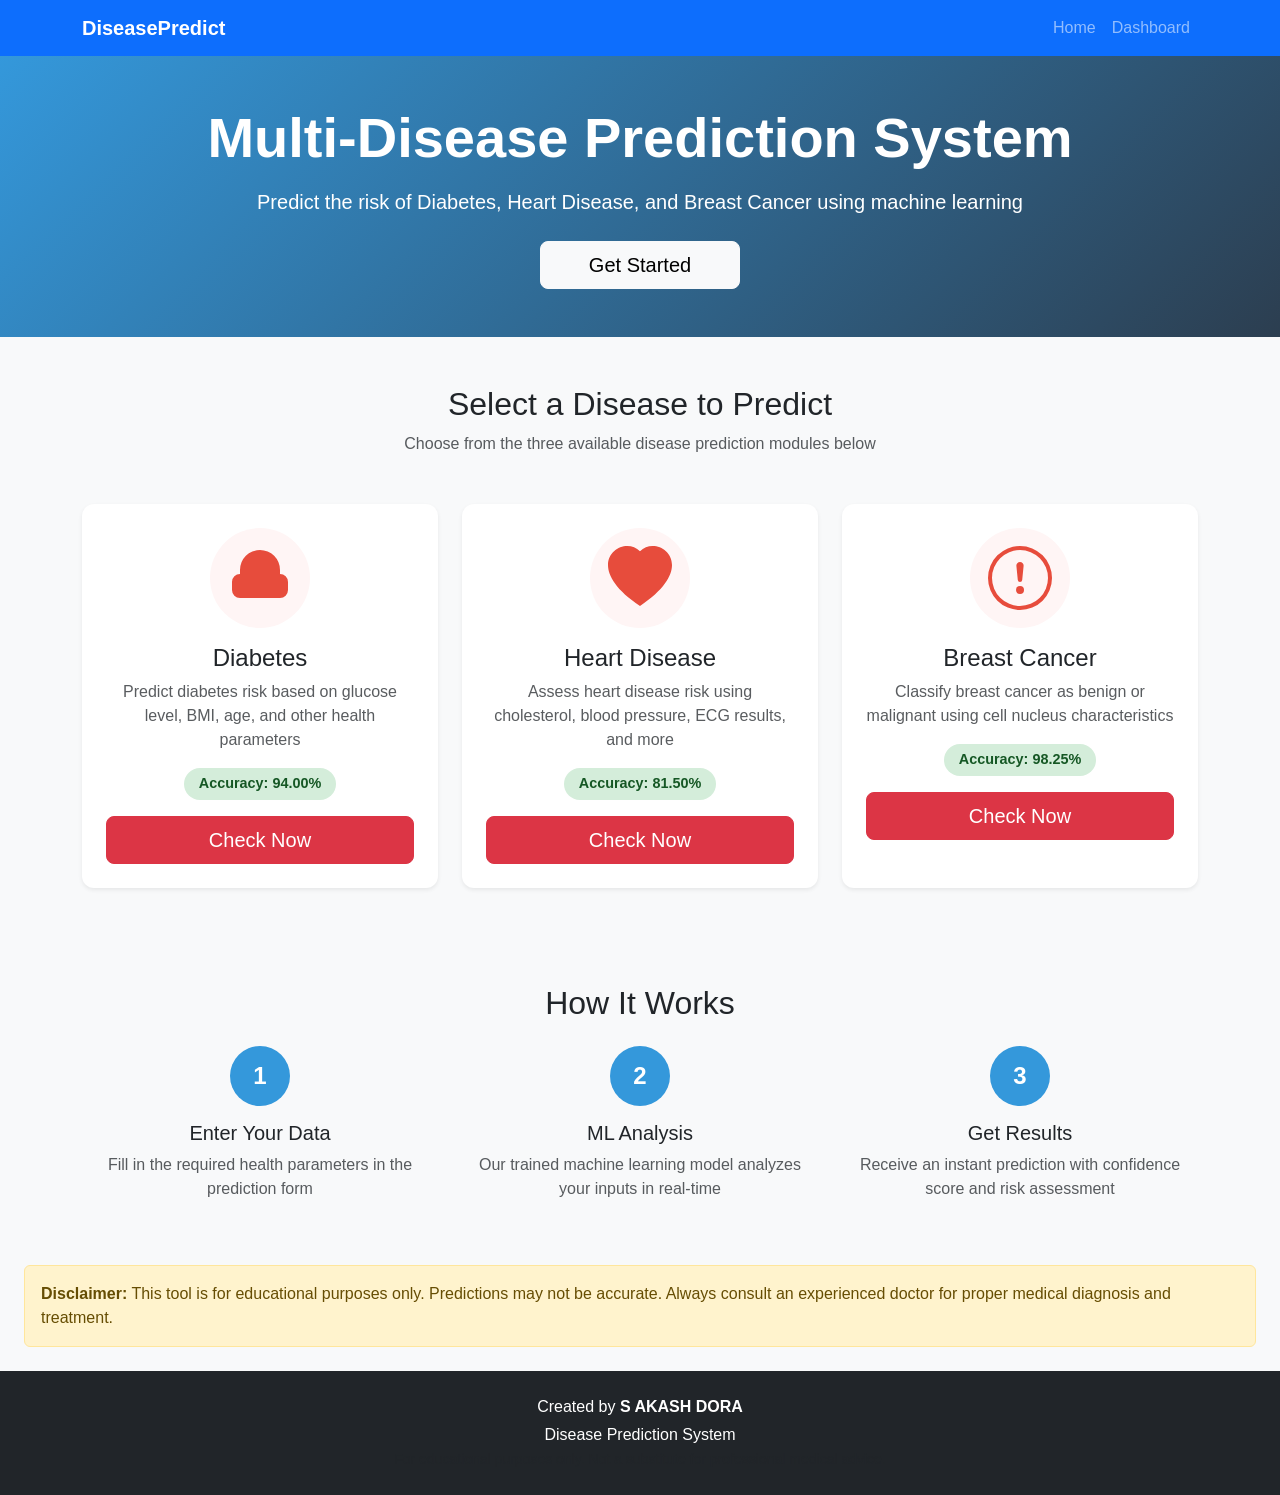
<file: templates/index.html>
<!DOCTYPE html>
<html lang="en">
<head>
    <meta charset="UTF-8">
    <meta name="viewport" content="width=device-width, initial-scale=1.0">
    <title>Disease Prediction System</title>
    <link href="https://cdn.jsdelivr.net/npm/bootstrap@5.3.0/dist/css/bootstrap.min.css" rel="stylesheet">
    <link rel="stylesheet" href="/static/css/style.css">
</head>
<body>
    <nav class="navbar navbar-expand-lg navbar-dark bg-primary">
        <div class="container">
            <a class="navbar-brand fw-bold" href="/">DiseasePredict</a>
            <button class="navbar-toggler" type="button" data-bs-toggle="collapse" data-bs-target="#navbarNav">
                <span class="navbar-toggler-icon"></span>
            </button>
            <div class="collapse navbar-collapse" id="navbarNav">
                <ul class="navbar-nav ms-auto">
                    <li class="nav-item"><a class="nav-link" href="/">Home</a></li>
                    <li class="nav-item"><a class="nav-link" href="/dashboard">Dashboard</a></li>
                </ul>
            </div>
        </div>
    </nav>

    <div class="hero-section text-center text-white py-5">
        <div class="container">
            <h1 class="display-4 fw-bold mb-3">Multi-Disease Prediction System</h1>
            <p class="lead mb-4">Predict the risk of Diabetes, Heart Disease, and Breast Cancer using machine learning</p>
            <a href="#diseases" class="btn btn-light btn-lg px-5">Get Started</a>
        </div>
    </div>

    <div class="container py-5" id="diseases">
        <h2 class="text-center mb-2">Select a Disease to Predict</h2>
        <p class="text-center text-muted mb-5">Choose from the three available disease prediction modules below</p>

        <div class="row g-4">
            <div class="col-md-4">
                <div class="card disease-card h-100 border-0 shadow-sm">
                    <div class="card-body text-center p-4">
                        <div class="disease-icon mb-3">
                            <svg xmlns="http://www.w3.org/2000/svg" width="64" height="64" fill="#e74c3c" viewBox="0 0 16 16">
                                <path d="M8 1a5 5 0 0 0-5 5v1a2 2 0 0 0-2 2v2a2 2 0 0 0 2 2h10a2 2 0 0 0 2-2V9a2 2 0 0 0-2-2V6a5 5 0 0 0-5-5zm3 6V6a3 3 0 1 0-6 0v1h6z"/>
                            </svg>
                        </div>
                        <h4 class="card-title">Diabetes</h4>
                        <p class="card-text text-muted">Predict diabetes risk based on glucose level, BMI, age, and other health parameters</p>
                        <div class="accuracy-badge mb-3">Accuracy: 94.00%</div>
                        <a href="/diabetes" class="btn btn-danger btn-lg w-100">Check Now</a>
                    </div>
                </div>
            </div>

            <div class="col-md-4">
                <div class="card disease-card h-100 border-0 shadow-sm">
                    <div class="card-body text-center p-4">
                        <div class="disease-icon mb-3">
                            <svg xmlns="http://www.w3.org/2000/svg" width="64" height="64" fill="#e74c3c" viewBox="0 0 16 16">
                                <path d="M8 1.314C12.438-3.248 23.534 4.735 8 15-7.534 4.736 3.562-3.248 8 1.314z"/>
                            </svg>
                        </div>
                        <h4 class="card-title">Heart Disease</h4>
                        <p class="card-text text-muted">Assess heart disease risk using cholesterol, blood pressure, ECG results, and more</p>
                        <div class="accuracy-badge mb-3">Accuracy: 81.50%</div>
                        <a href="/heart" class="btn btn-danger btn-lg w-100">Check Now</a>
                    </div>
                </div>
            </div>

            <div class="col-md-4">
                <div class="card disease-card h-100 border-0 shadow-sm">
                    <div class="card-body text-center p-4">
                        <div class="disease-icon mb-3">
                            <svg xmlns="http://www.w3.org/2000/svg" width="64" height="64" fill="#e74c3c" viewBox="0 0 16 16">
                                <path d="M8 15A7 7 0 1 1 8 1a7 7 0 0 1 0 14zm0 1A8 8 0 1 0 8 0a8 8 0 0 0 0 16z"/>
                                <path d="M7.002 11a1 1 0 1 1 2 0 1 1 0 0 1-2 0zM7.1 4.995a.905.905 0 1 1 1.8 0l-.35 3.507a.552.552 0 0 1-1.1 0L7.1 4.995z"/>
                            </svg>
                        </div>
                        <h4 class="card-title">Breast Cancer</h4>
                        <p class="card-text text-muted">Classify breast cancer as benign or malignant using cell nucleus characteristics</p>
                        <div class="accuracy-badge mb-3">Accuracy: 98.25%</div>
                        <a href="/breast-cancer" class="btn btn-danger btn-lg w-100">Check Now</a>
                    </div>
                </div>
            </div>
        </div>
    </div>

    <div class="bg-light py-5">
        <div class="container">
            <h2 class="text-center mb-4">How It Works</h2>
            <div class="row g-4">
                <div class="col-md-4 text-center">
                    <div class="step-number">1</div>
                    <h5>Enter Your Data</h5>
                    <p class="text-muted">Fill in the required health parameters in the prediction form</p>
                </div>
                <div class="col-md-4 text-center">
                    <div class="step-number">2</div>
                    <h5>ML Analysis</h5>
                    <p class="text-muted">Our trained machine learning model analyzes your inputs in real-time</p>
                </div>
                <div class="col-md-4 text-center">
                    <div class="step-number">3</div>
                    <h5>Get Results</h5>
                    <p class="text-muted">Receive an instant prediction with confidence score and risk assessment</p>
                </div>
            </div>
        </div>
    </div>

    <div class="alert alert-warning mx-4 mb-4">
        <strong>Disclaimer:</strong> This tool is for educational purposes only. Predictions may not be accurate. Always consult an experienced doctor for proper medical diagnosis and treatment.
    </div>

    <footer class="bg-dark text-white py-4">
        <div class="container text-center">
            <p class="mb-1">Created by <strong>S AKASH DORA</strong></p>
            <p class="mb-0">Disease Prediction System </p>
            <small class="text-muted">For educational purposes only. Not a substitute for professional medical advice.</small>
        </div>
    </footer>

    <script src="https://cdn.jsdelivr.net/npm/bootstrap@5.3.0/dist/js/bootstrap.bundle.min.js"></script>
</body>
</html>
</file>
<file: static/css/style.css>
* {
    margin: 0;
    padding: 0;
    box-sizing: border-box;
}

body {
    font-family: 'Segoe UI', Tahoma, Geneva, Verdana, sans-serif;
    background-color: #f8f9fa;
}

.hero-section {
    background: linear-gradient(135deg, #3498db 0%, #2c3e50 100%);
    padding: 60px 0;
}

.disease-card {
    transition: transform 0.3s ease, box-shadow 0.3s ease;
    border-radius: 12px;
}

.disease-card:hover {
    transform: translateY(-10px);
    box-shadow: 0 15px 30px rgba(0, 0, 0, 0.15) !important;
}

.disease-icon {
    width: 100px;
    height: 100px;
    margin: 0 auto;
    display: flex;
    align-items: center;
    justify-content: center;
    background: #fff5f5;
    border-radius: 50%;
}

.accuracy-badge {
    display: inline-block;
    padding: 5px 15px;
    background: #d4edda;
    color: #155724;
    border-radius: 20px;
    font-weight: 600;
    font-size: 0.9rem;
}

.step-number {
    width: 60px;
    height: 60px;
    background: #3498db;
    color: white;
    border-radius: 50%;
    display: flex;
    align-items: center;
    justify-content: center;
    font-size: 1.5rem;
    font-weight: bold;
    margin: 0 auto 15px;
}

.card {
    border-radius: 12px;
}

.form-label {
    font-weight: 500;
    color: #495057;
}

.form-control:focus, .form-select:focus {
    border-color: #3498db;
    box-shadow: 0 0 0 0.2rem rgba(52, 152, 219, 0.25);
}

.result-positive {
    background: linear-gradient(135deg, #fff5f5 0%, #ffe0e0 100%);
    border-left: 5px solid #e74c3c;
    border-radius: 8px;
}

.result-positive h2 {
    color: #c0392b;
}

.result-negative {
    background: linear-gradient(135deg, #f0fff4 0%, #d4edda 100%);
    border-left: 5px solid #2ecc71;
    border-radius: 8px;
}

.result-negative h2 {
    color: #27ae60;
}

.table th {
    background-color: #f8f9fa;
    border-top: none;
}

.badge {
    padding: 6px 12px;
    font-weight: 500;
}

footer {
    margin-top: auto;
}

@media (max-width: 768px) {
    .hero-section h1 {
        font-size: 2rem;
    }

    .disease-icon svg {
        width: 48px;
        height: 48px;
    }
}
</file>
